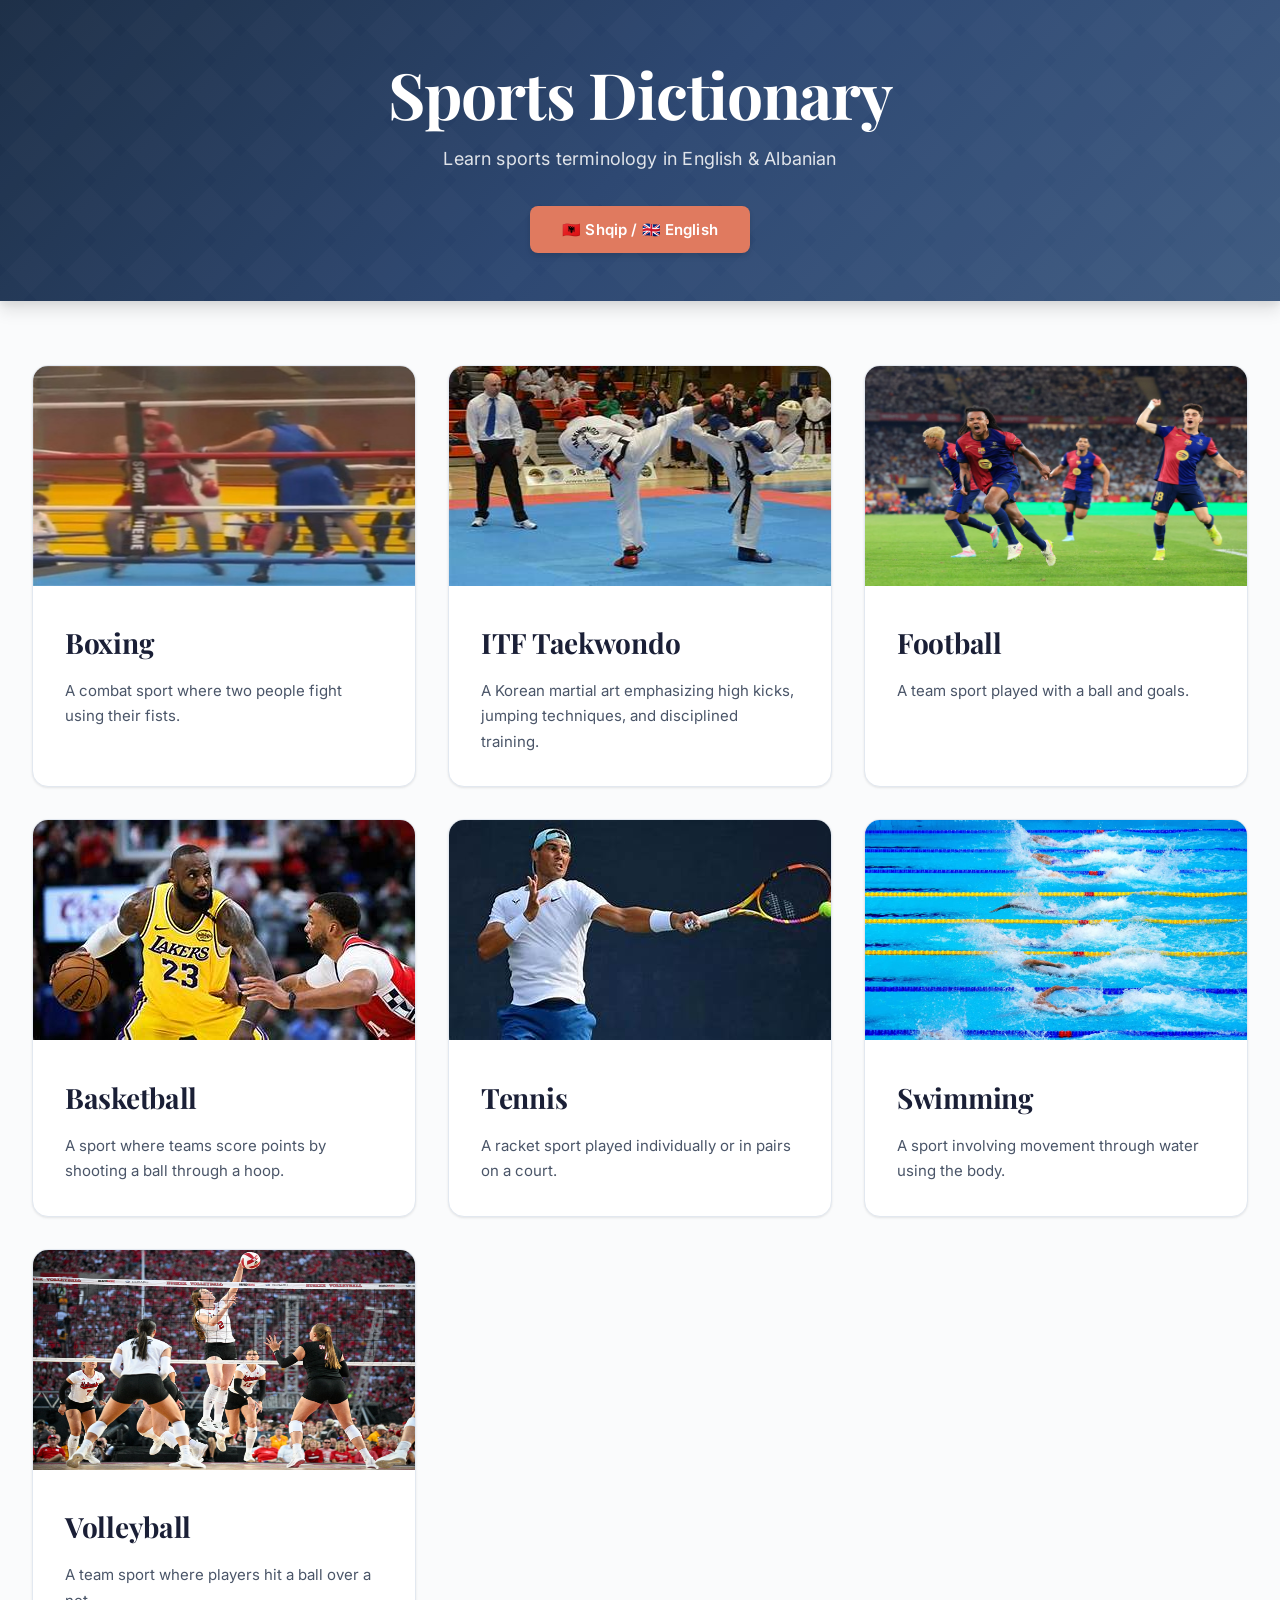
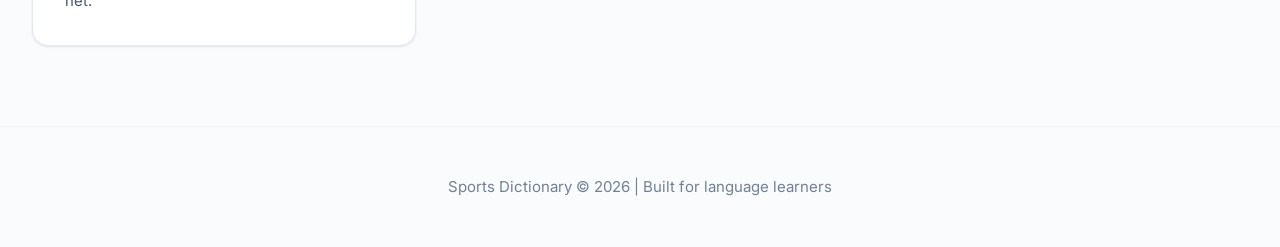
<file: index.html>
<!DOCTYPE html>
<html lang="en">
<head>
  <meta charset="UTF-8">
  <meta name="viewport" content="width=device-width, initial-scale=1.0">
  <title>Sports Dictionary | Fjalor Sportiv</title>
  <link rel="stylesheet" href="css/styles.css">
</head>
<body>

  <header>
    <h1>Sports Dictionary</h1>
    <p class="subtitle">Learn sports terminology in English & Albanian</p>
    <button id="toggleLang">🇦🇱 Shqip / 🇬🇧 English</button>
  </header>

  <main class="container">
    <div class="sports-grid">
      
      <!-- Boxing -->
      <div class="sport-card" onclick="window.location.href='boxing.html'">
        <div class="card-image-wrapper">
          <img src="images/box.jpg" width="392" height ="220" alt="Boxing" class="card-image">
        </div>
        <div class="card-info">
          <h2 class="sport-title" data-en="Boxing" data-al="Boks">Boxing</h2>
          <p class="sport-desc" data-en="A combat sport where two people fight using their fists."
                               data-al="Një sport luftimi ku dy persona luftojnë duke përdorur grushtet e tyre.">
            A combat sport where two people fight using their fists.
          </p>
        </div>
      </div>
<!-- ITF Taekwondo -->
      <div class="sport-card" onclick="window.location.href='taekwondo.html'">
        <div class="card-image-wrapper">
          <img src="images/taekwando.jpg" width="392" height ="220" alt="ITF Taekwondo" class="card-image">
        </div>
        <div class="card-info">
          <h2 class="sport-title" data-en="ITF Taekwondo" data-al="ITF Taekwondo">ITF Taekwondo</h2>
          <p class="sport-desc" data-en="A Korean martial art emphasizing high kicks, jumping techniques, and disciplined training."
                               data-al="Një art luftarak korean që thekson goditjet e larta, teknikat e kërcimit dhe stërvitjen e disiplinuar.">
            A Korean martial art emphasizing high kicks, jumping techniques, and disciplined training.
          </p>
        </div>
      </div>
      <!-- Soccer -->
      <div class="sport-card" onclick="window.location.href='soccer.html'">
        <div class="card-image-wrapper">
          <img src="images/soccer.jpg" width="392" height ="220" alt="Soccer" class="card-image">
        </div>
        <div class="card-info">
          <h2 class="sport-title" data-en="Football" data-al="Futboll">Football</h2>
          <p class="sport-desc" data-en="A team sport played with a ball and goals."
                               data-al="Një sport ekipor i luajtur me një top dhe porta.">
            A team sport played with a ball and goals.
          </p>
        </div>
      </div>

      <!-- Basketball -->
      <div class="sport-card" onclick="window.location.href='basketball.html'">
        <div class="card-image-wrapper">
          <img src="images/basketball.jpg" alt="Basketball" class="card-image">
        </div>
        <div class="card-info">
          <h2 class="sport-title" data-en="Basketball" data-al="Basketboll">Basketball</h2>
          <p class="sport-desc" data-en="A sport where teams score points by shooting a ball through a hoop."
                               data-al="Një sport ku ekipet shënojnë pikë duke futur topin në kosh.">
            A sport where teams score points by shooting a ball through a hoop.
          </p>
        </div>
      </div>

      <!-- Tennis -->
      <div class="sport-card" onclick="window.location.href='tennis.html'">
        <div class="card-image-wrapper">
          <img src="images/tennis.jpg" alt="Tennis" class="card-image">
        </div>
        <div class="card-info">
          <h2 class="sport-title" data-en="Tennis" data-al="Tenis">Tennis</h2>
          <p class="sport-desc" data-en="A racket sport played individually or in pairs on a court."
                               data-al="Një sport me raketë i luajtur individualisht ose në çifte në një fushë.">
            A racket sport played individually or in pairs on a court.
          </p>
        </div>
      </div>

      <!-- Swimming -->
      <div class="sport-card" onclick="window.location.href='swimming.html'">
        <div class="card-image-wrapper">
          <img src="images/swimming.webp" width="392" height ="220" alt="Swimming" class="card-image">
        </div>
        <div class="card-info">
          <h2 class="sport-title" data-en="Swimming" data-al="Notim">Swimming</h2>
          <p class="sport-desc" data-en="A sport involving movement through water using the body."
                               data-al="Një sport që përfshin lëvizjen nëpër ujë duke përdorur trupin.">
            A sport involving movement through water using the body.
          </p>
        </div>
      </div>

      <!-- Volleyball -->
      <div class="sport-card" onclick="window.location.href='volleyball.html'">
        <div class="card-image-wrapper">
          <img src="images/volleyball.avif" width="392" height ="220" alt="Volleyball" class="card-image">
        </div>
        <div class="card-info">
          <h2 class="sport-title" data-en="Volleyball" data-al="Volejboll">Volleyball</h2>
          <p class="sport-desc" data-en="A team sport where players hit a ball over a net."
                               data-al="Një sport ekipor ku lojtarët godasin një top mbi rrjetë.">
            A team sport where players hit a ball over a net.
          </p>
        </div>
      </div>

      

    </div>
  </main>

  <footer>
    <p>Sports Dictionary © 2026 | Built for language learners</p>
  </footer>

  <script src="js/main.js"></script>
</body>
</html>
</file>
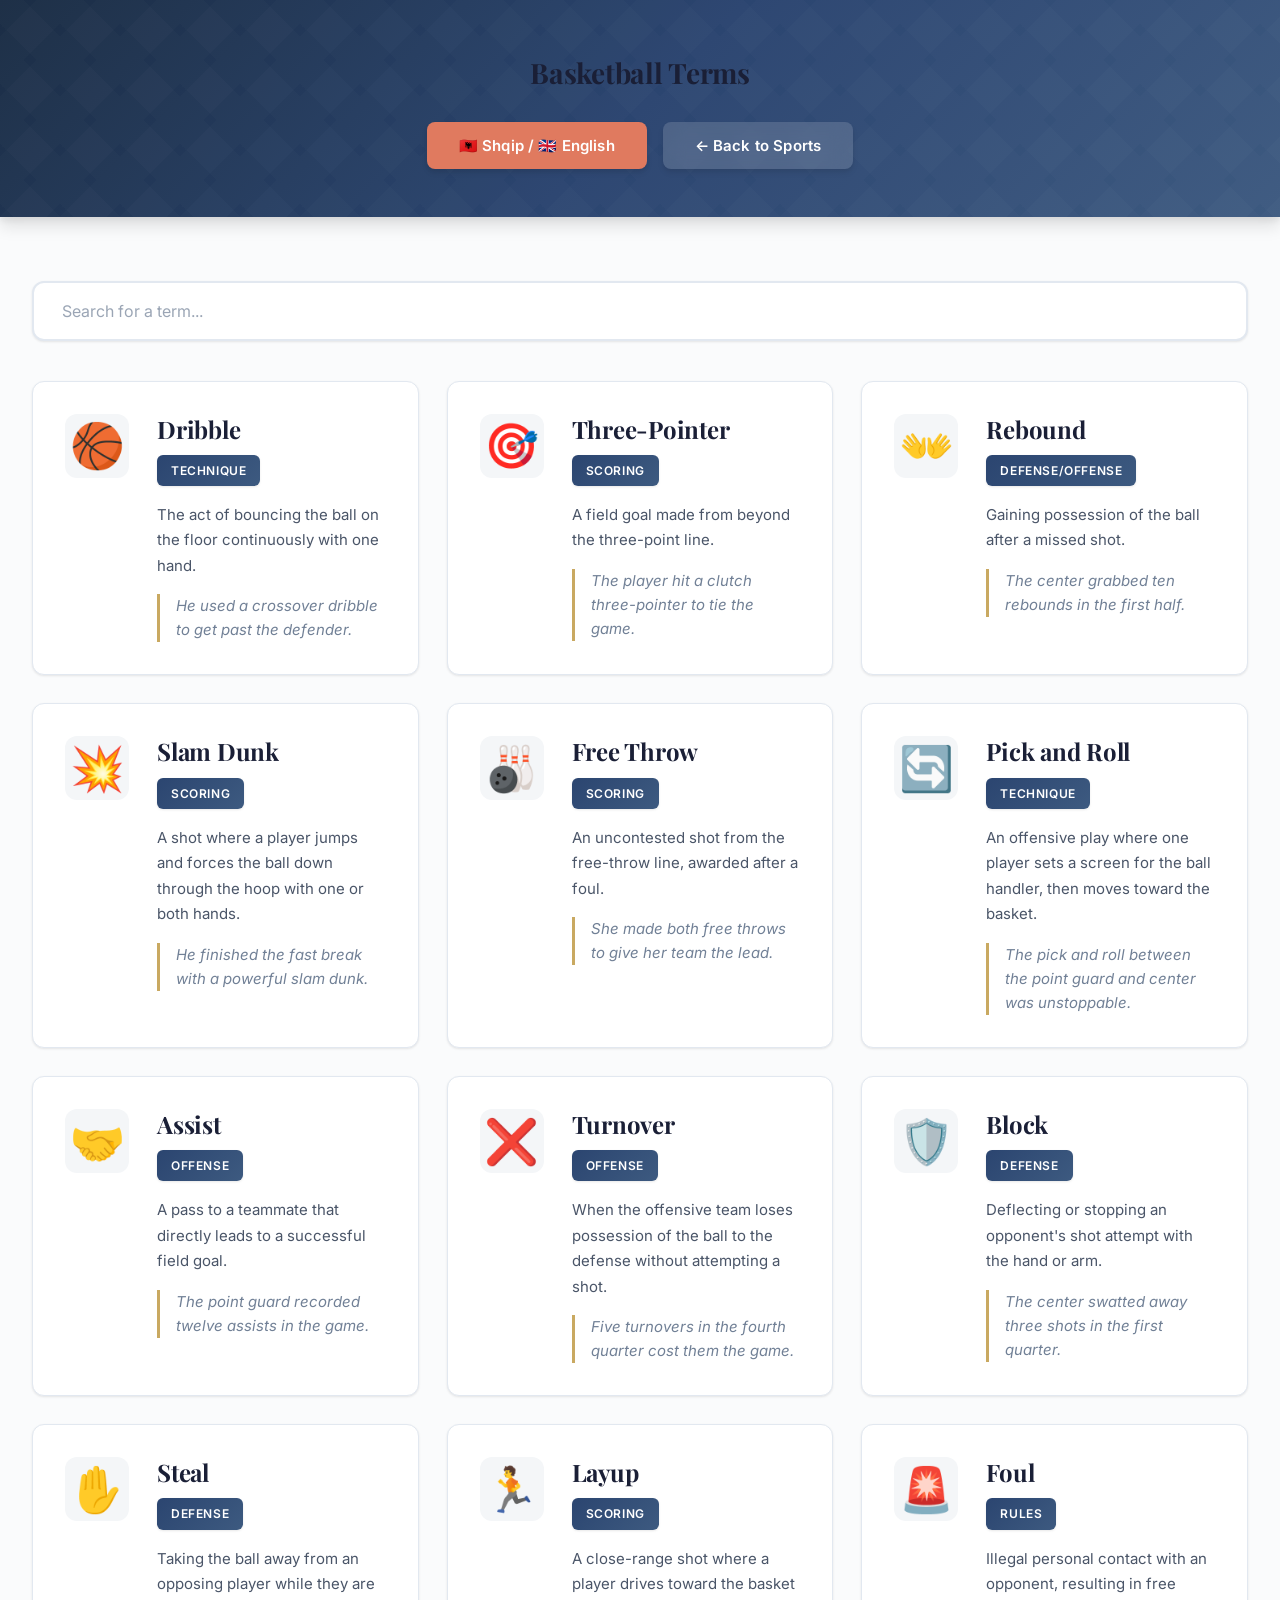
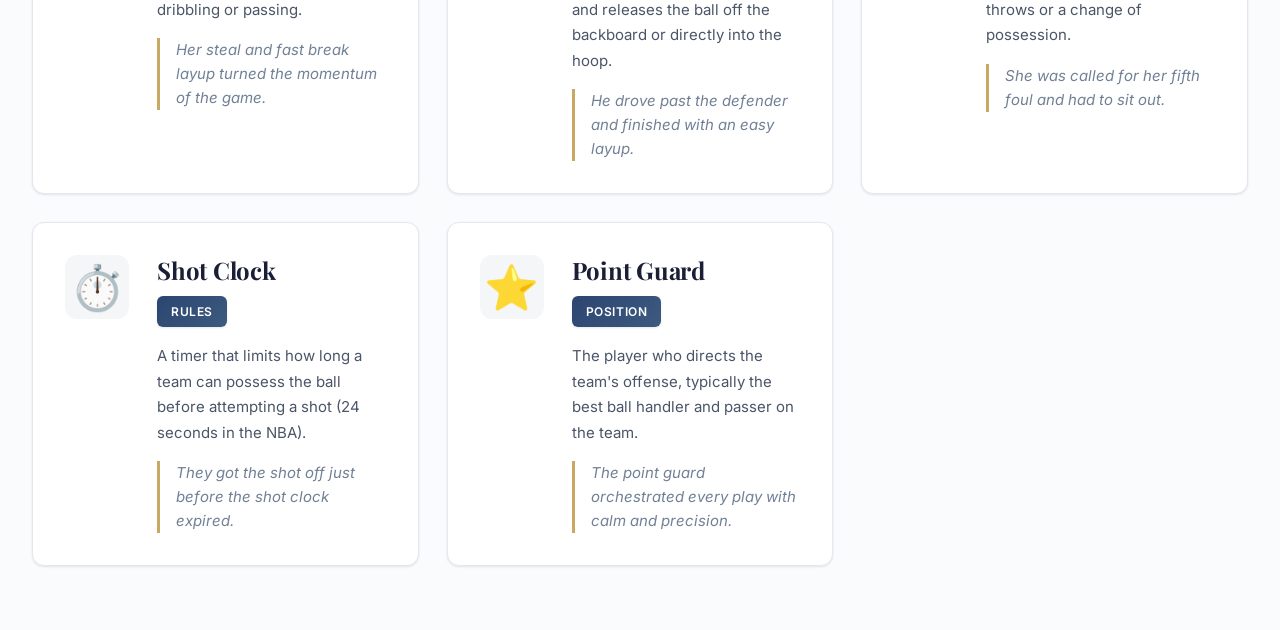
<file: basketball.html>
<!DOCTYPE html>
<html lang="en">
<head>
  <meta charset="UTF-8">
  <meta name="viewport" content="width=device-width, initial-scale=1.0">
  <title>Basketball Terms | Termat e Basketbollit</title>
  <link rel="stylesheet" href="css/styles.css">
</head>
<body>
  <header>
    <h1 class="sport-title" data-en="Basketball Terms" data-al="Termat e Basketbollit">Basketball Terms</h1>
    <div class="header-controls">
      <button id="toggleLang">🇦🇱 Shqip / 🇬🇧 English</button>
      <button onclick="window.location.href='index.html'" class="back-btn">← Back to Sports</button>
    </div>
  </header>
  <main class="container">
    <div class="search-wrapper">
      <input type="text" id="search" placeholder="Search for a term..." data-placeholder-en="Search for a term..." data-placeholder-al="Kërko një term...">
    </div>
    <div id="terms"></div>
  </main>
  <script src="js/basketball.js"></script>
</body>
</html>
</file>
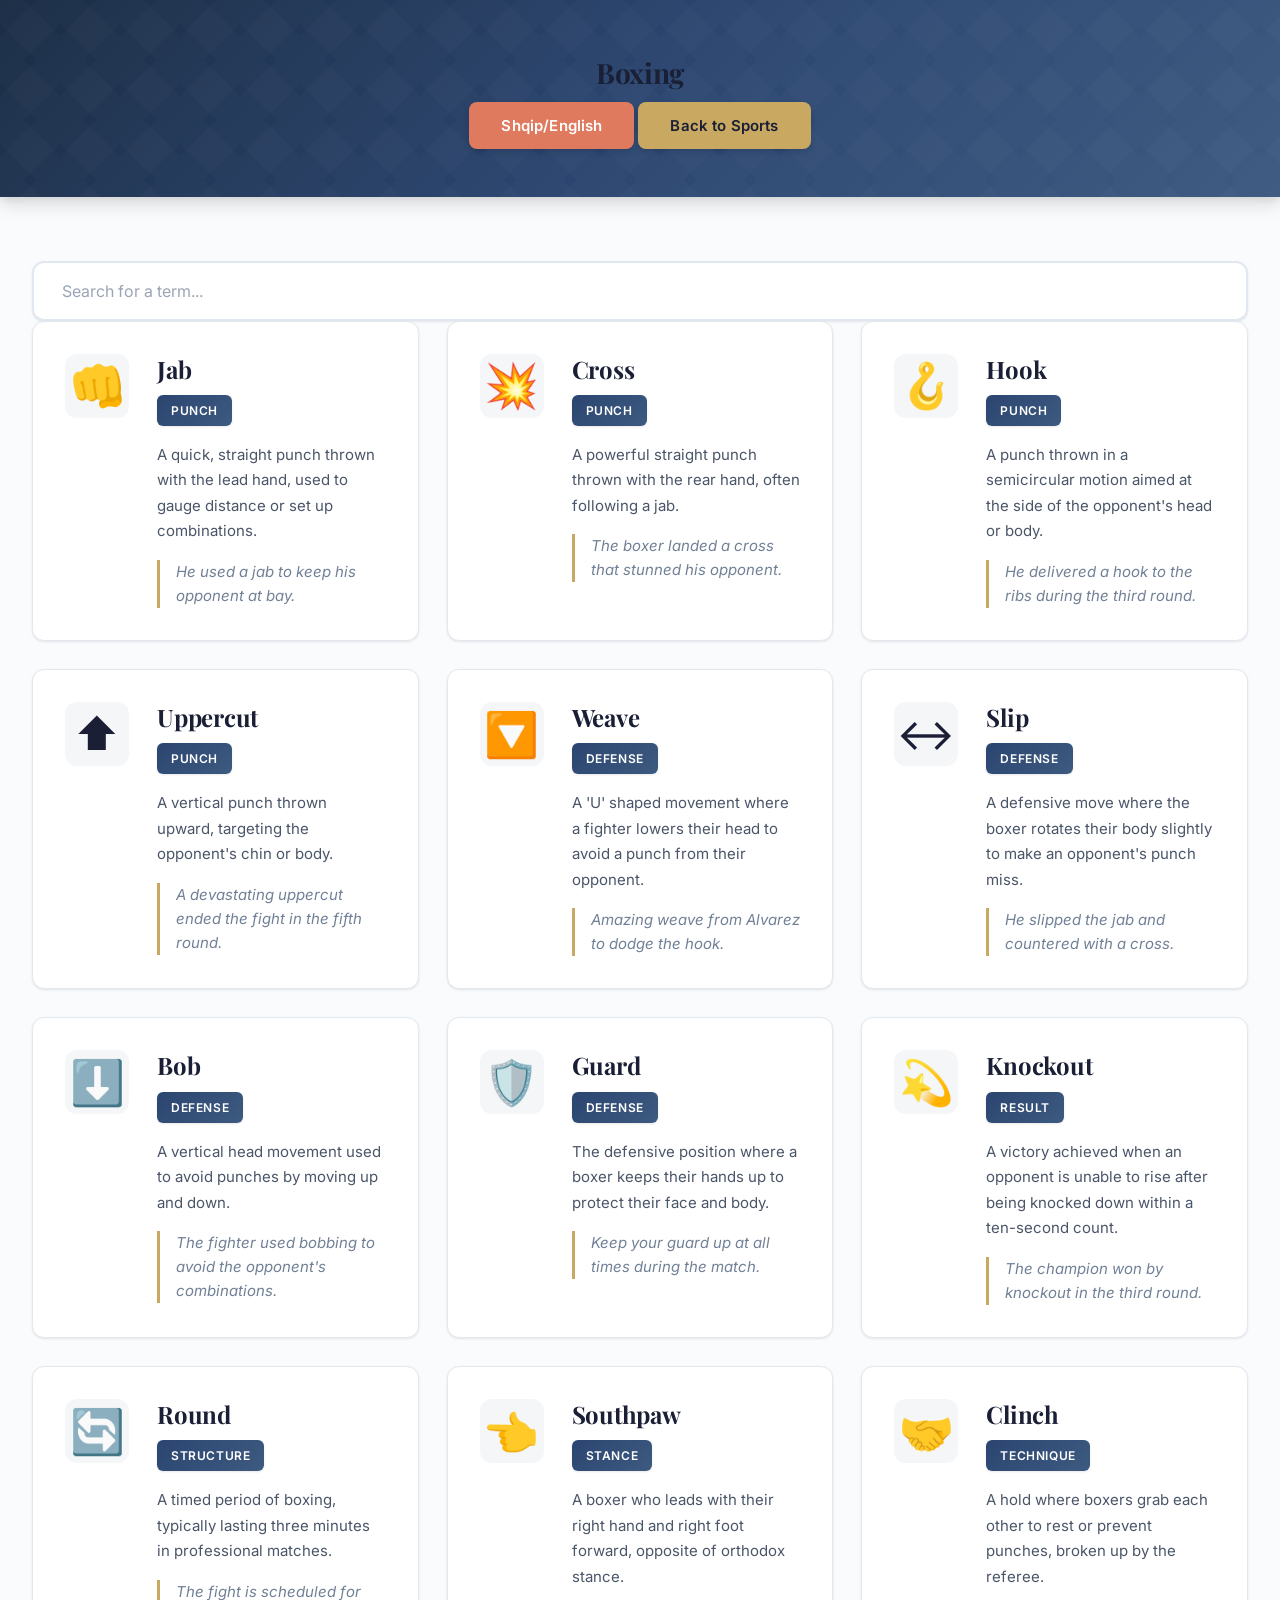
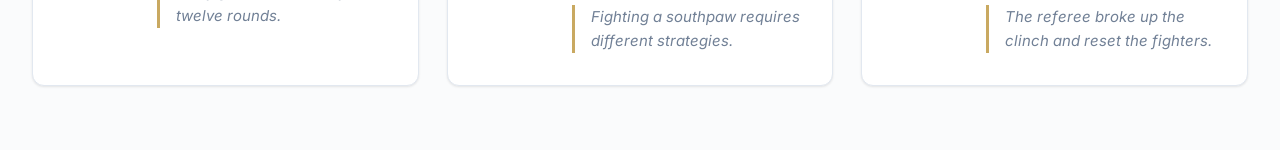
<file: boxing.html>
<!DOCTYPE html>
<html lang="en">
<head>
  <meta charset="UTF-8">
  <meta name="viewport" content="width=device-width, initial-scale=1.0">
  <title>Boxing Terms</title>
  <link rel="stylesheet" href="css/styles.css">
</head>
<body>
  <header>
    <h1 class="sport-title" data-en="Boxing" data-al="Boks">Boxing</h1>
    <button id="toggleLang">Shqip/English</button>
    <button onclick="window.location.href='index.html'">Back to Sports</button>
  </header>

  <main class="container">
    <input type="text" id="search" placeholder="Search for a term...">
    <div id="terms"></div>
  </main>

  <script src="js/boxing.js"></script>
</body>
</html>
</file>
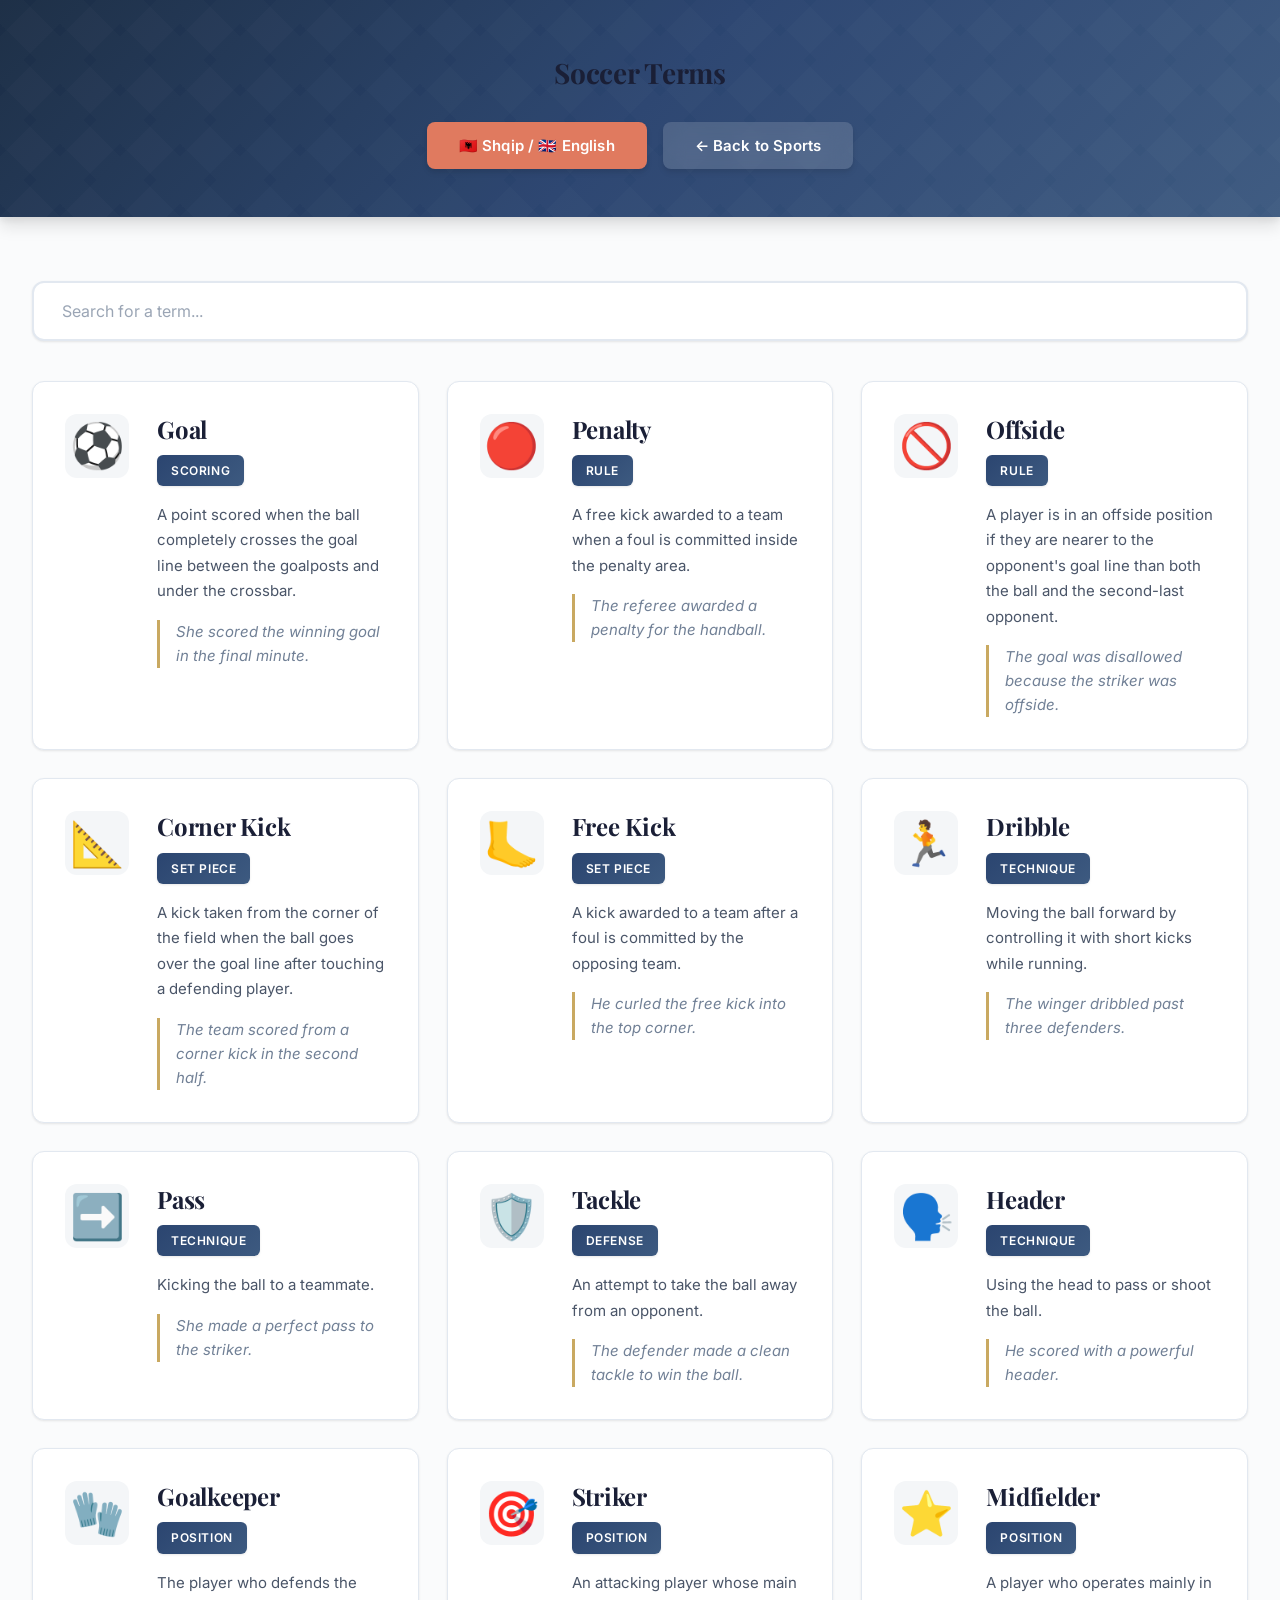
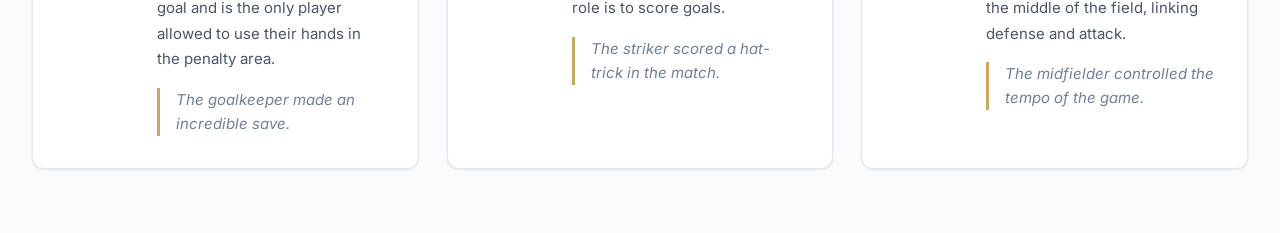
<file: soccer.html>
<!DOCTYPE html>
<html lang="en">
<head>
  <meta charset="UTF-8">
  <meta name="viewport" content="width=device-width, initial-scale=1.0">
  <title>Soccer Terms | Termat e Futbollit</title>
  <link rel="stylesheet" href="css/styles.css">
</head>
<body>
  <header>
    <h1 class="sport-title" data-en="Soccer Terms" data-al="Termat e Futbollit">Soccer Terms</h1>
    <div class="header-controls">
      <button id="toggleLang">🇦🇱 Shqip / 🇬🇧 English</button>
      <button onclick="window.location.href='index.html'" class="back-btn">← Back to Sports</button>
    </div>
  </header>

  <main class="container">
    <div class="search-wrapper">
      <input type="text" id="search" placeholder="Search for a term..." data-placeholder-en="Search for a term..." data-placeholder-al="Kërko një term...">
    </div>
    <div id="terms"></div>
  </main>

  <script src="js/soccer.js"></script>
</body>
</html>
</file>
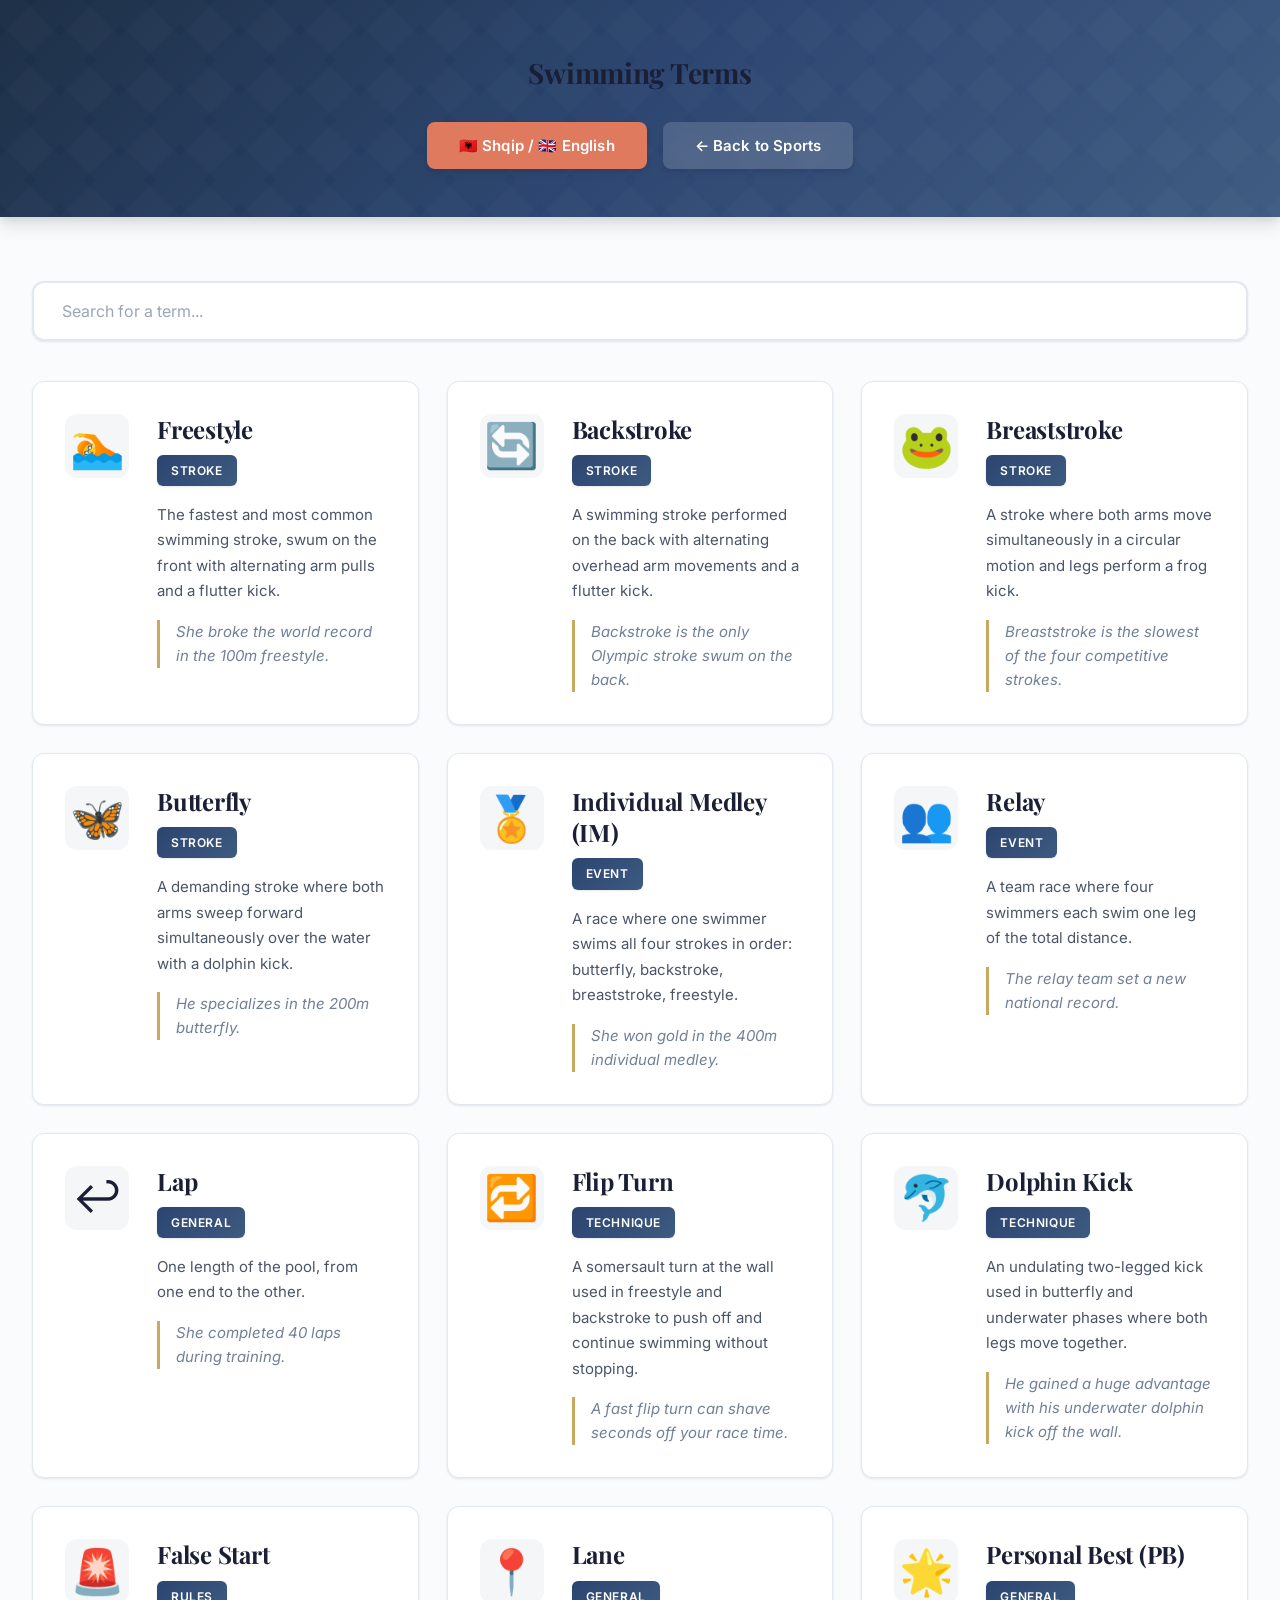
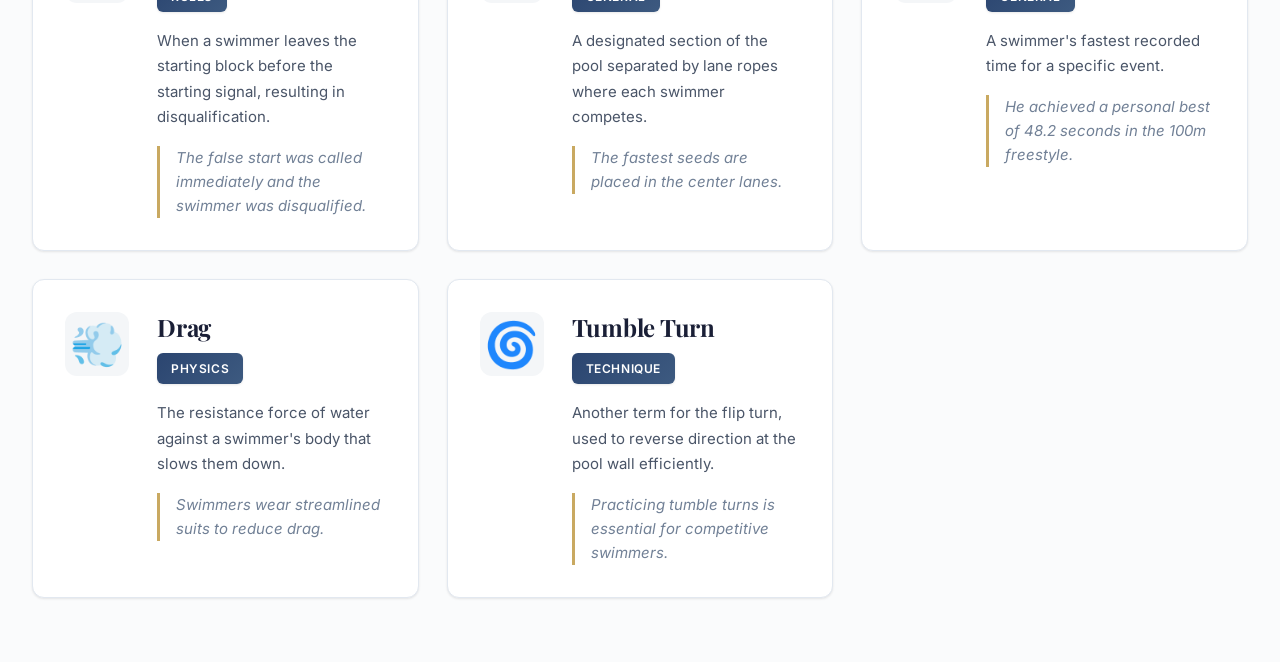
<file: swimming.html>
<!DOCTYPE html>
<html lang="en">
<head>
  <meta charset="UTF-8">
  <meta name="viewport" content="width=device-width, initial-scale=1.0">
  <title>Swimming Terms | Termat e Notimit</title>
  <link rel="stylesheet" href="css/styles.css">
</head>
<body>
  <header>
    <h1 class="sport-title" data-en="Swimming Terms" data-al="Termat e Notimit">Swimming Terms</h1>
    <div class="header-controls">
      <button id="toggleLang">🇦🇱 Shqip / 🇬🇧 English</button>
      <button onclick="window.location.href='index.html'" class="back-btn">← Back to Sports</button>
    </div>
  </header>
  <main class="container">
    <div class="search-wrapper">
      <input type="text" id="search" placeholder="Search for a term..." data-placeholder-en="Search for a term..." data-placeholder-al="Kërko një term...">
    </div>
    <div id="terms"></div>
  </main>
  <script src="js/swimming.js"></script>
</body>
</html>
</file>
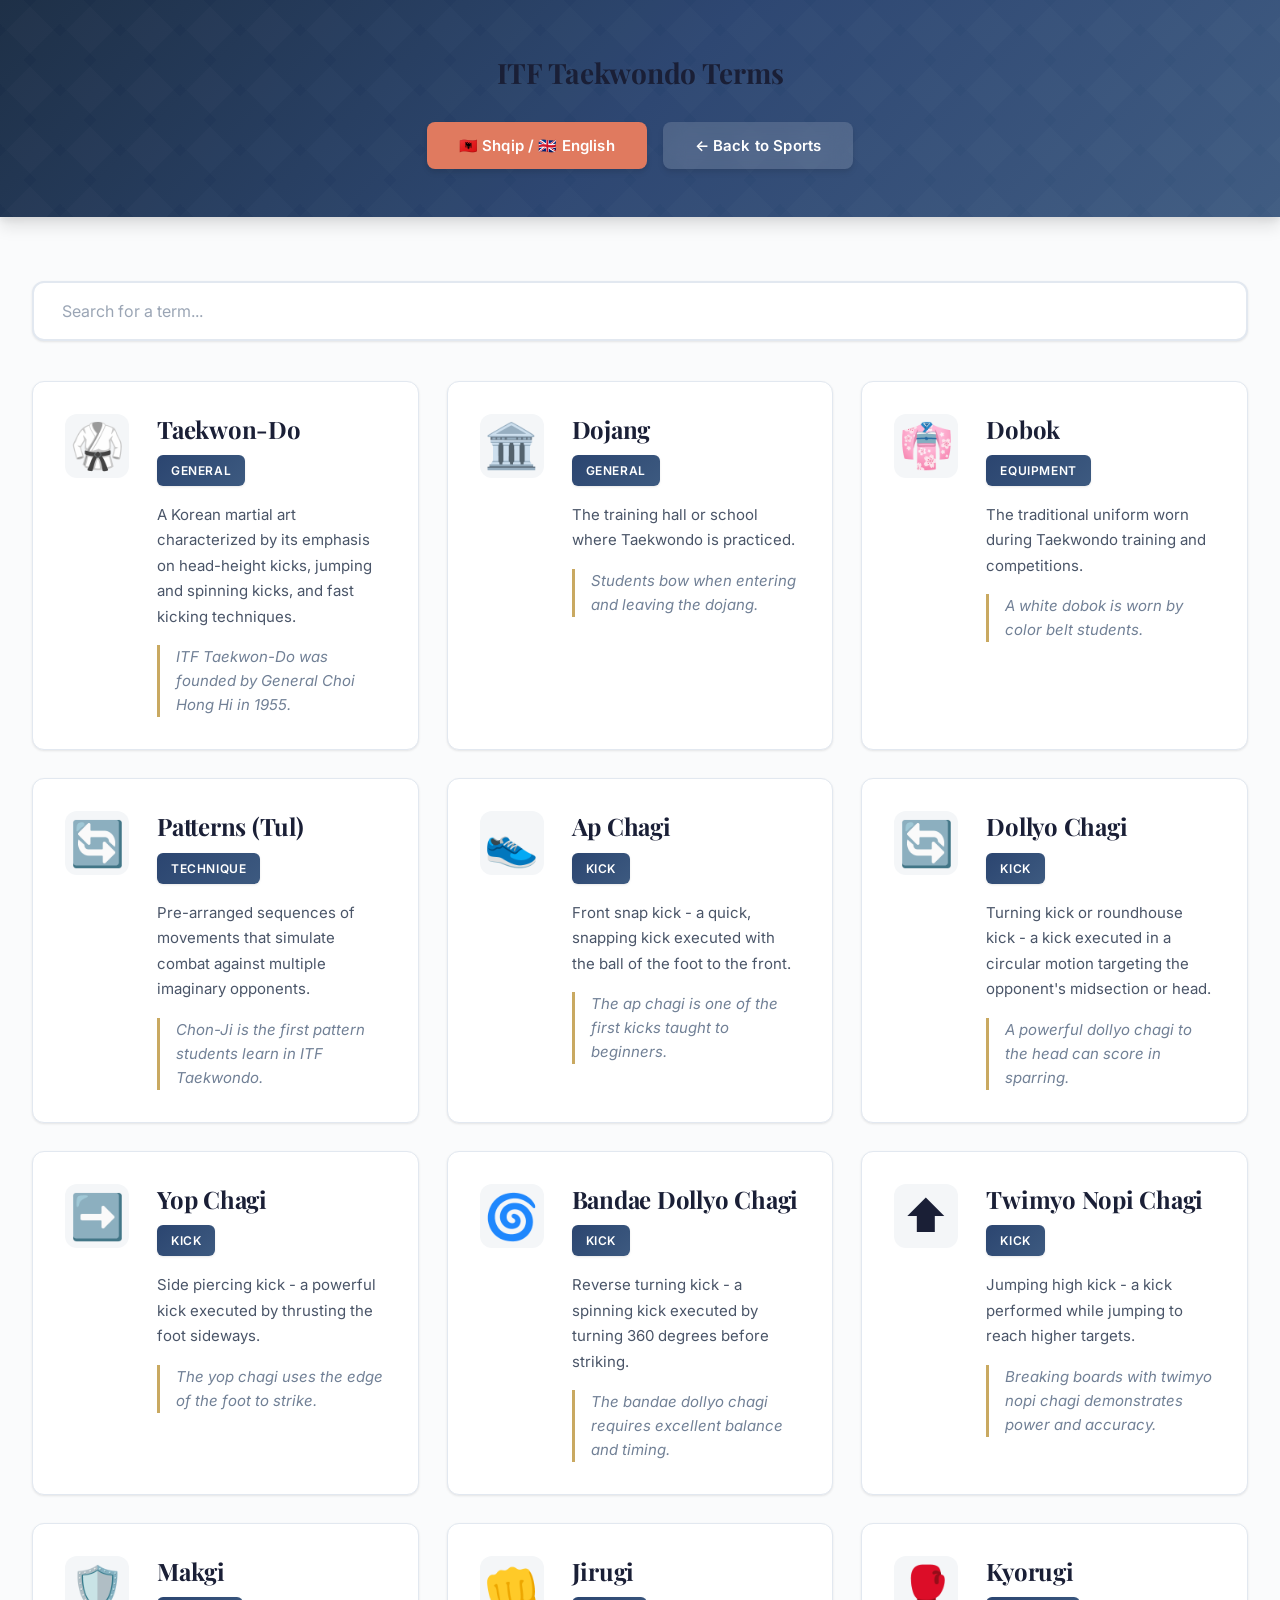
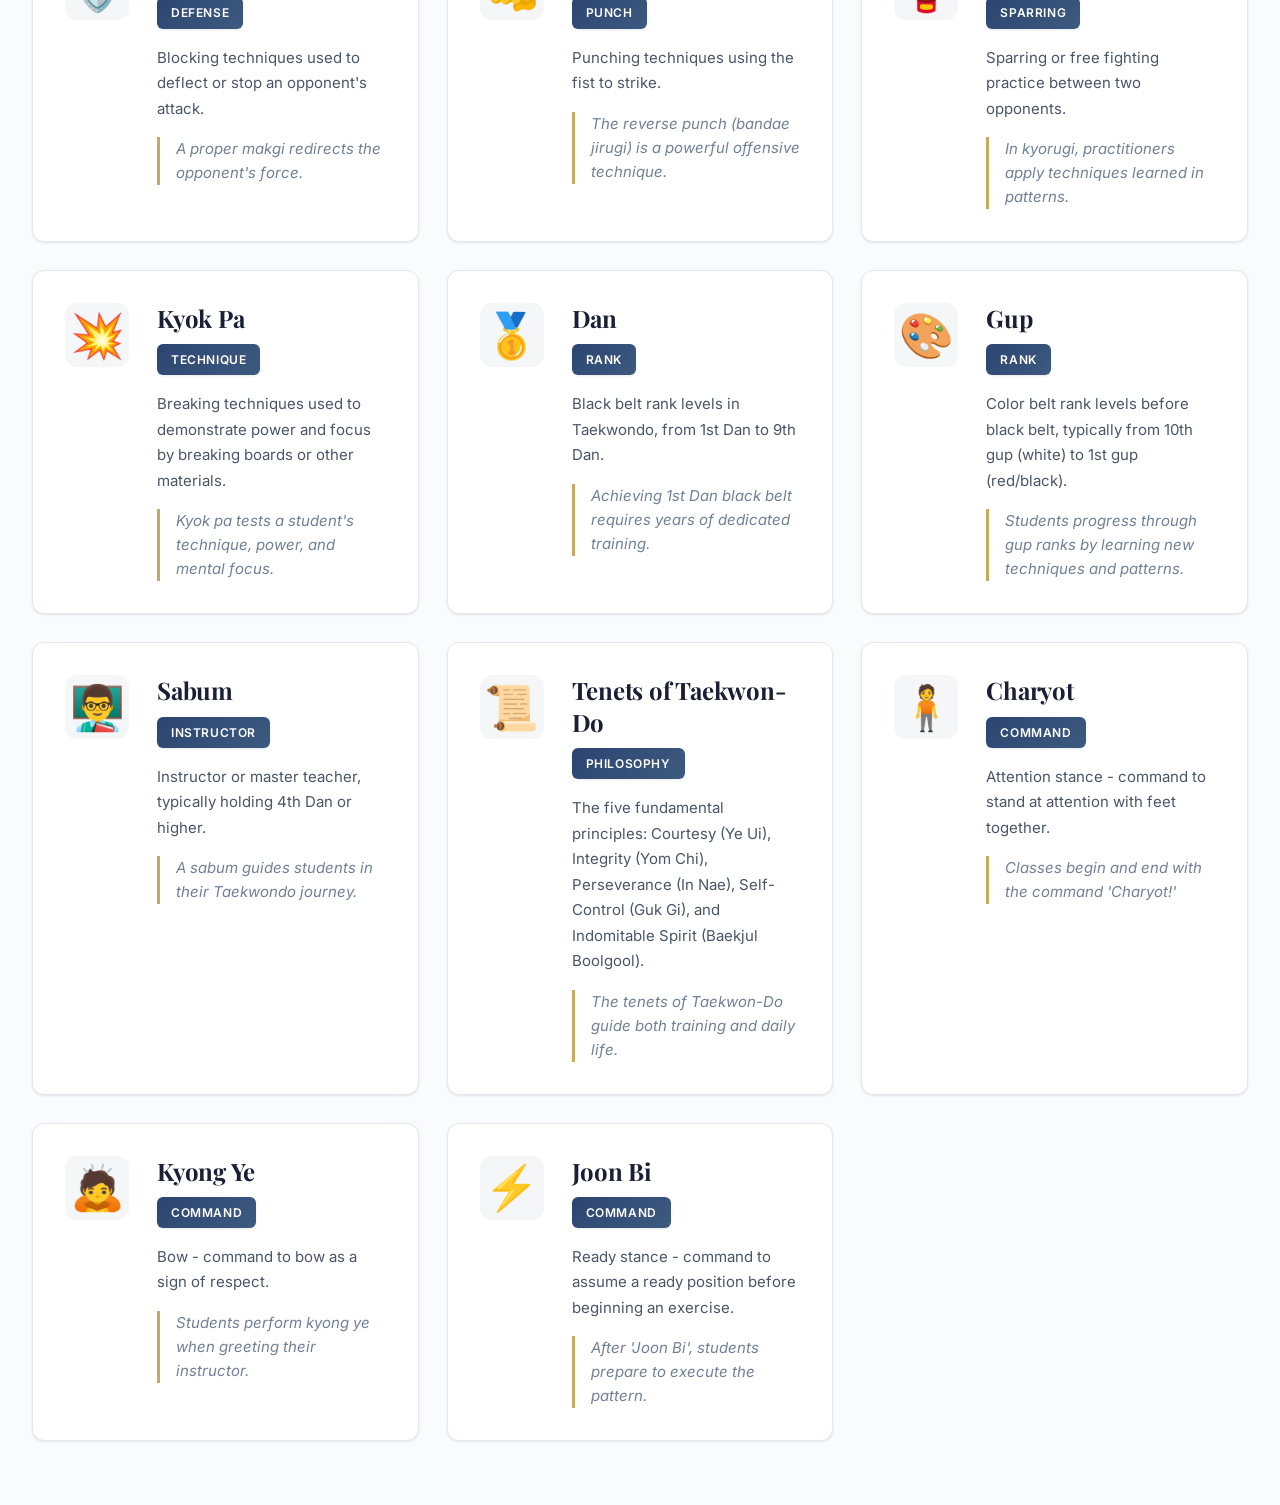
<file: taekwondo.html>
<!DOCTYPE html>
<html lang="en">
<head>
  <meta charset="UTF-8">
  <meta name="viewport" content="width=device-width, initial-scale=1.0">
  <title>ITF Taekwondo Terms | Termat e ITF Taekwondo-s</title>
  <link rel="stylesheet" href="css/styles.css">
</head>
<body>
  <header>
    <h1 class="sport-title" data-en="ITF Taekwondo Terms" data-al="Termat e ITF Taekwondo-s">ITF Taekwondo Terms</h1>
    <div class="header-controls">
      <button id="toggleLang">🇦🇱 Shqip / 🇬🇧 English</button>
      <button onclick="window.location.href='index.html'" class="back-btn">← Back to Sports</button>
    </div>
  </header>

  <main class="container">
    <div class="search-wrapper">
      <input type="text" id="search" placeholder="Search for a term..." data-placeholder-en="Search for a term..." data-placeholder-al="Kërko një term...">
    </div>
    <div id="terms"></div>
  </main>

  <script src="js/taekwondo.js"></script>
</body>
</html>
</file>
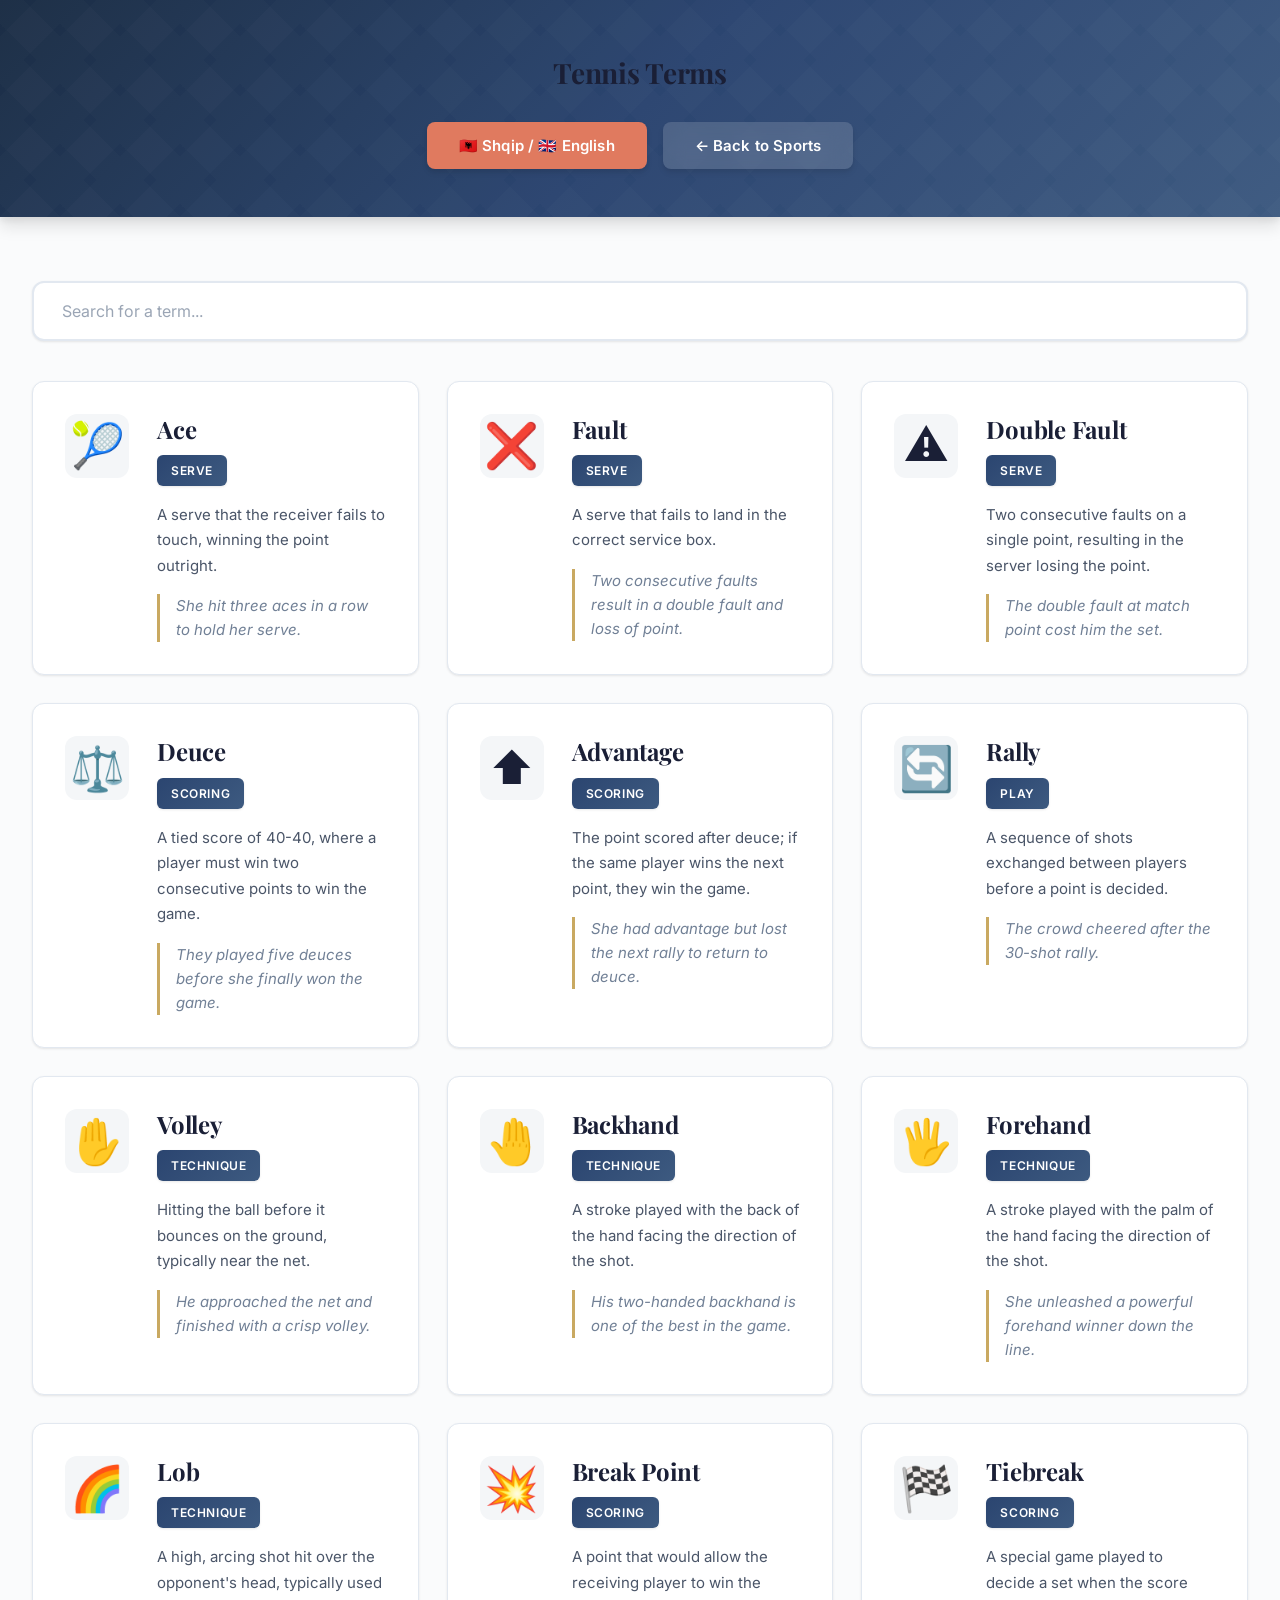
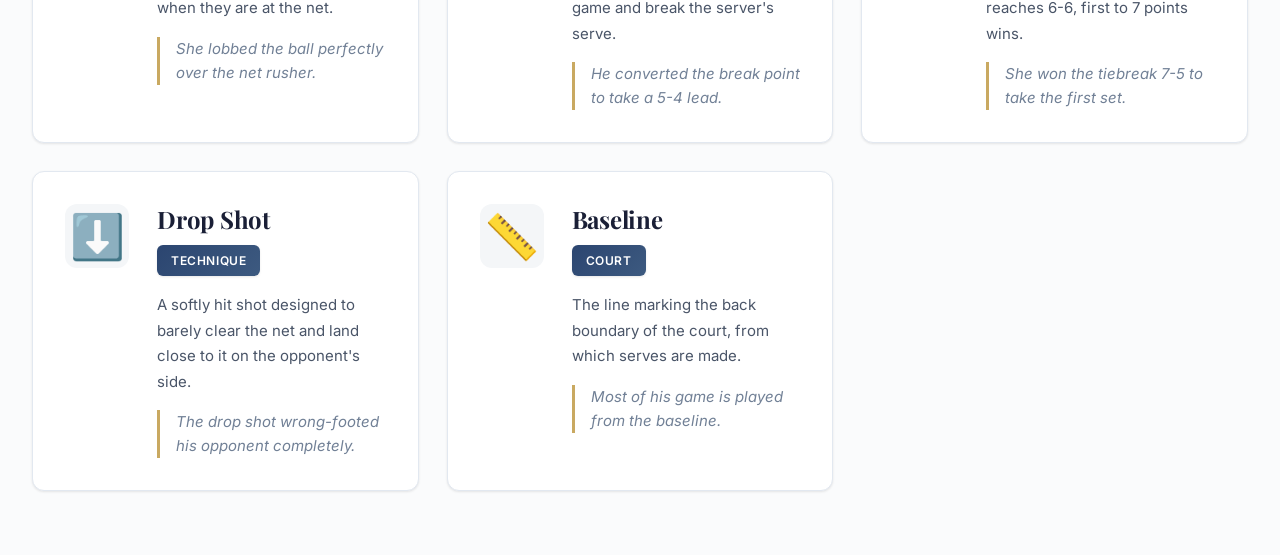
<file: tennis.html>
<!DOCTYPE html>
<html lang="en">
<head>
  <meta charset="UTF-8">
  <meta name="viewport" content="width=device-width, initial-scale=1.0">
  <title>Tennis Terms | Termat e Tenisit</title>
  <link rel="stylesheet" href="css/styles.css">
</head>
<body>
  <header>
    <h1 class="sport-title" data-en="Tennis Terms" data-al="Termat e Tenisit">Tennis Terms</h1>
    <div class="header-controls">
      <button id="toggleLang">🇦🇱 Shqip / 🇬🇧 English</button>
      <button onclick="window.location.href='index.html'" class="back-btn">← Back to Sports</button>
    </div>
  </header>
  <main class="container">
    <div class="search-wrapper">
      <input type="text" id="search" placeholder="Search for a term..." data-placeholder-en="Search for a term..." data-placeholder-al="Kërko një term...">
    </div>
    <div id="terms"></div>
  </main>
  <script src="js/tennis.js"></script>
</body>
</html>
</file>
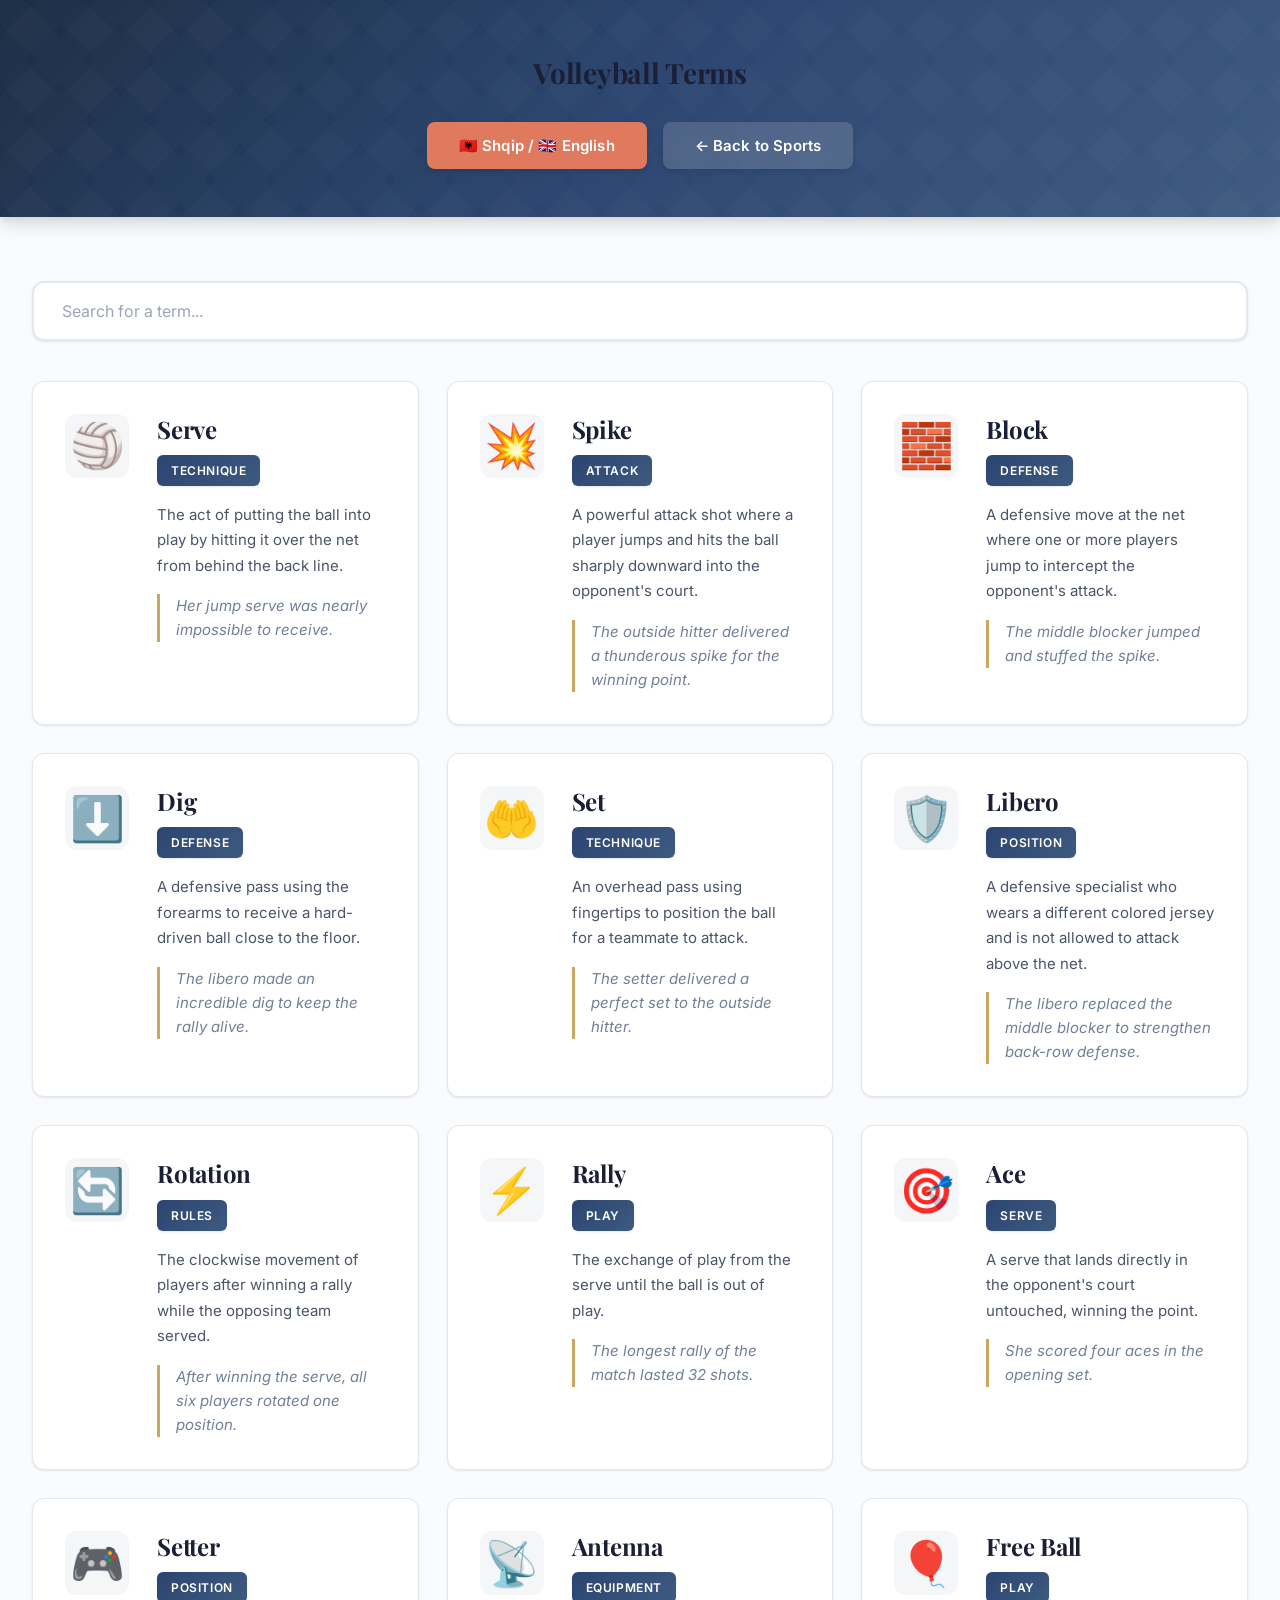
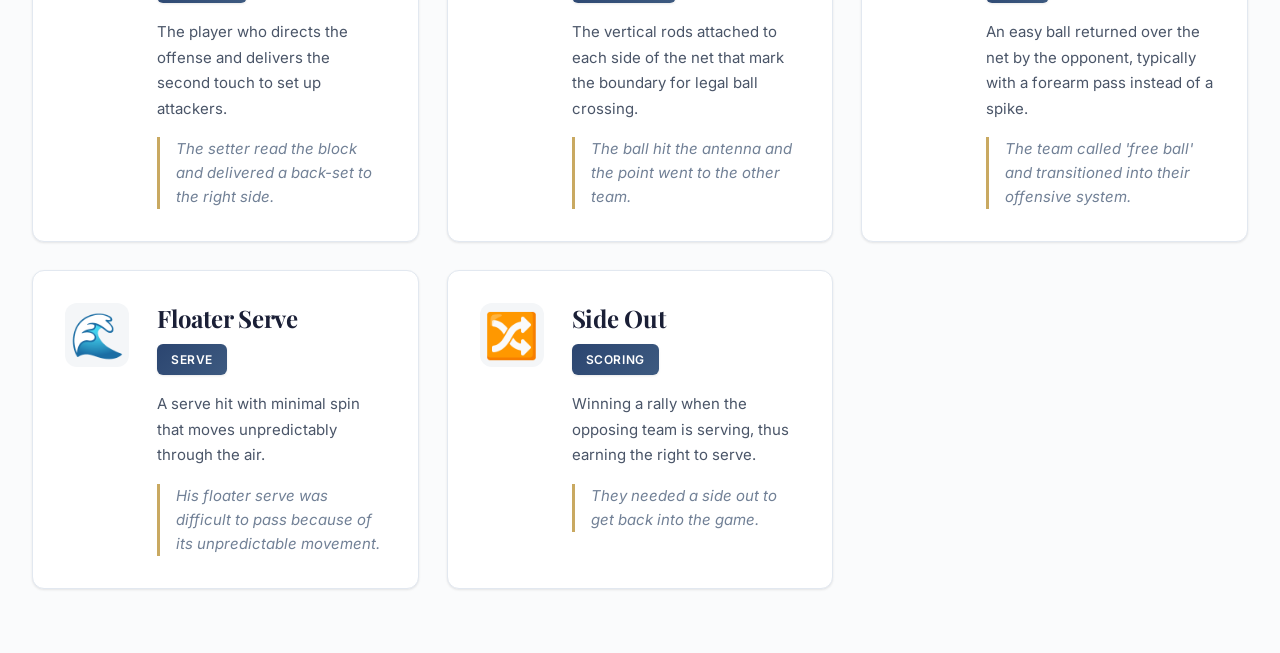
<file: volleyball.html>
<!DOCTYPE html>
<html lang="en">
<head>
  <meta charset="UTF-8">
  <meta name="viewport" content="width=device-width, initial-scale=1.0">
  <title>Volleyball Terms | Termat e Volejbollit</title>
  <link rel="stylesheet" href="css/styles.css">
</head>
<body>
  <header>
    <h1 class="sport-title" data-en="Volleyball Terms" data-al="Termat e Volejbollit">Volleyball Terms</h1>
    <div class="header-controls">
      <button id="toggleLang">🇦🇱 Shqip / 🇬🇧 English</button>
      <button onclick="window.location.href='index.html'" class="back-btn">← Back to Sports</button>
    </div>
  </header>
  <main class="container">
    <div class="search-wrapper">
      <input type="text" id="search" placeholder="Search for a term..." data-placeholder-en="Search for a term..." data-placeholder-al="Kërko një term...">
    </div>
    <div id="terms"></div>
  </main>
  <script src="js/volleyball.js"></script>
</body>
</html>
</file>
<file: css/styles.css>
@import url('https://fonts.googleapis.com/css2?family=Playfair+Display:wght@400;600;700;900&family=Inter:wght@300;400;500;600;700&display=swap');

:root {
  /* Professional Color Palette */
  --primary: #2B4570;
  --primary-light: #3D5A80;
  --primary-dark: #1B2D45;
  --secondary: #C9A961;
  --secondary-light: #D4B76E;
  --accent: #E07A5F;
  --success: #81B29A;
  
  /* Neutrals */
  --bg-primary: #FAFBFC;
  --bg-secondary: #F4F6F8;
  --bg-card: #FFFFFF;
  --text-primary: #1A1F36;
  --text-secondary: #4A5568;
  --text-muted: #718096;
  --border: #E2E8F0;
  --border-light: #EDF2F7;
  
  /* Shadows */
  --shadow-sm: 0 1px 3px rgba(0, 0, 0, 0.06), 0 1px 2px rgba(0, 0, 0, 0.04);
  --shadow-md: 0 4px 6px rgba(0, 0, 0, 0.07), 0 2px 4px rgba(0, 0, 0, 0.05);
  --shadow-lg: 0 10px 15px rgba(0, 0, 0, 0.1), 0 4px 6px rgba(0, 0, 0, 0.05);
  --shadow-xl: 0 20px 25px rgba(0, 0, 0, 0.1), 0 10px 10px rgba(0, 0, 0, 0.04);
  
  /* Transitions */
  --transition-base: all 0.3s cubic-bezier(0.4, 0, 0.2, 1);
  --transition-slow: all 0.5s cubic-bezier(0.4, 0, 0.2, 1);
}

* {
  margin: 0;
  padding: 0;
  box-sizing: border-box;
}

body {
  font-family: 'Inter', -apple-system, BlinkMacSystemFont, 'Segoe UI', sans-serif;
  background: var(--bg-primary);
  color: var(--text-primary);
  min-height: 100vh;
  line-height: 1.6;
  -webkit-font-smoothing: antialiased;
  -moz-osx-font-smoothing: grayscale;
}

/* Header Styles */
header {
  background: linear-gradient(135deg, var(--primary-dark) 0%, var(--primary) 50%, var(--primary-light) 100%);
  padding: 3.5rem 2rem 3rem;
  text-align: center;
  box-shadow: var(--shadow-lg);
  position: relative;
  overflow: hidden;
}

header::before {
  content: '';
  position: absolute;
  top: 0;
  left: 0;
  right: 0;
  bottom: 0;
  background: 
    linear-gradient(45deg, transparent 30%, rgba(255, 255, 255, 0.03) 30%, rgba(255, 255, 255, 0.03) 70%, transparent 70%),
    linear-gradient(-45deg, transparent 30%, rgba(255, 255, 255, 0.03) 30%, rgba(255, 255, 255, 0.03) 70%, transparent 70%);
  background-size: 60px 60px;
  opacity: 0.5;
  z-index: 0;
}

header > * {
  position: relative;
  z-index: 1;
}

header h1 {
  font-family: 'Playfair Display', Georgia, serif;
  font-size: clamp(2.5rem, 6vw, 4rem);
  font-weight: 700;
  margin-bottom: 0.75rem;
  color: #FFFFFF;
  letter-spacing: -0.02em;
  line-height: 1.2;
  animation: fadeInDown 0.8s cubic-bezier(0.4, 0, 0.2, 1);
}

.subtitle {
  font-size: 1.125rem;
  color: rgba(255, 255, 255, 0.85);
  margin-bottom: 2rem;
  font-weight: 400;
  letter-spacing: 0.01em;
  animation: fadeInUp 0.8s cubic-bezier(0.4, 0, 0.2, 1) 0.2s backwards;
}

.header-controls {
  display: flex;
  gap: 1rem;
  justify-content: center;
  flex-wrap: wrap;
  margin-top: 2rem;
  animation: fadeInUp 0.8s cubic-bezier(0.4, 0, 0.2, 1) 0.3s backwards;
}

button {
  background: var(--secondary);
  color: var(--text-primary);
  border: none;
  padding: 0.875rem 2rem;
  font-size: 0.9375rem;
  font-weight: 600;
  border-radius: 8px;
  cursor: pointer;
  transition: var(--transition-base);
  font-family: 'Inter', sans-serif;
  box-shadow: var(--shadow-md);
  letter-spacing: 0.01em;
}

button:hover {
  background: var(--secondary-light);
  transform: translateY(-2px);
  box-shadow: var(--shadow-lg);
}

button:active {
  transform: translateY(0);
  box-shadow: var(--shadow-sm);
}

.back-btn {
  background: rgba(255, 255, 255, 0.15);
  color: #FFFFFF;
  backdrop-filter: blur(10px);
}

.back-btn:hover {
  background: rgba(255, 255, 255, 0.25);
}

#toggleLang {
  background: var(--accent);
  color: #FFFFFF;
}

#toggleLang:hover {
  background: #D66B51;
}

/* Container */
.container {
  max-width: 1280px;
  margin: 4rem auto;
  padding: 0 2rem;
  animation: fadeIn 1s cubic-bezier(0.4, 0, 0.2, 1);
}

/* Sports Grid */
.sports-grid {
  display: grid;
  grid-template-columns: repeat(auto-fill, minmax(340px, 1fr));
  gap: 2rem;
  margin-top: 2rem;
}

.sport-card {
  background: var(--bg-card);
  border-radius: 16px;
  overflow: hidden;
  cursor: pointer;
  transition: var(--transition-base);
  border: 1px solid var(--border);
  box-shadow: var(--shadow-sm);
  animation: slideUp 0.6s cubic-bezier(0.4, 0, 0.2, 1) backwards;
  animation-delay: calc(var(--card-index, 0) * 0.08s);
  position: relative;
}

.sport-card:nth-child(1) { --card-index: 1; }
.sport-card:nth-child(2) { --card-index: 2; }
.sport-card:nth-child(3) { --card-index: 3; }
.sport-card:nth-child(4) { --card-index: 4; }
.sport-card:nth-child(5) { --card-index: 5; }
.sport-card:nth-child(6) { --card-index: 6; }
.sport-card:nth-child(7) { --card-index: 7; }

.sport-card::before {
  content: '';
  position: absolute;
  top: 0;
  left: 0;
  right: 0;
  height: 4px;
  background: linear-gradient(90deg, var(--primary), var(--secondary));
  opacity: 0;
  transition: var(--transition-base);
}

.sport-card:hover {
  transform: translateY(-8px);
  border-color: var(--primary);
  box-shadow: var(--shadow-xl);
}

.sport-card:hover::before {
  opacity: 1;
}

.card-icon {
  font-size: 4.5rem;
  text-align: center;
  padding: 3rem 0 1.5rem;
  background: linear-gradient(135deg, var(--bg-secondary) 0%, var(--bg-primary) 100%);
  filter: grayscale(0);
  transition: var(--transition-base);
}

.sport-card:hover .card-icon {
  transform: scale(1.1);
  filter: grayscale(0) brightness(1.1);
}

.card-info {
  padding: 1.75rem 2rem 2rem;
}

.sport-title {
  font-family: 'Playfair Display', Georgia, serif;
  font-size: 1.75rem;
  font-weight: 700;
  margin-bottom: 0.75rem;
  color: var(--text-primary);
  letter-spacing: -0.01em;
}

.sport-desc {
  color: var(--text-secondary);
  font-size: 0.9375rem;
  line-height: 1.7;
  font-weight: 400;
}

/* Search Wrapper */
.search-wrapper {
  margin-bottom: 2.5rem;
  animation: slideDown 0.6s cubic-bezier(0.4, 0, 0.2, 1);
}

#search {
  width: 100%;
  padding: 1.125rem 1.75rem;
  font-size: 1rem;
  border: 2px solid var(--border);
  border-radius: 12px;
  background: var(--bg-card);
  color: var(--text-primary);
  font-family: 'Inter', sans-serif;
  transition: var(--transition-base);
  box-shadow: var(--shadow-sm);
  font-weight: 400;
}

#search:focus {
  outline: none;
  border-color: var(--primary);
  box-shadow: 0 0 0 3px rgba(43, 69, 112, 0.1), var(--shadow-md);
}

#search::placeholder {
  color: var(--text-muted);
  opacity: 0.7;
  font-weight: 400;
}

/* Terms Container */
#terms {
  display: grid;
  grid-template-columns: repeat(auto-fill, minmax(380px, 1fr));
  gap: 1.75rem;
}

.term-card {
  background: var(--bg-card);
  border-radius: 12px;
  padding: 2rem;
  border: 1px solid var(--border);
  transition: var(--transition-base);
  box-shadow: var(--shadow-sm);
  display: flex;
  gap: 1.75rem;
  animation: slideUp 0.5s cubic-bezier(0.4, 0, 0.2, 1) backwards;
  animation-delay: calc(var(--term-index, 0) * 0.04s);
  position: relative;
}

.term-card::before {
  content: '';
  position: absolute;
  left: 0;
  top: 0;
  bottom: 0;
  width: 4px;
  background: linear-gradient(180deg, var(--primary), var(--secondary));
  border-radius: 12px 0 0 12px;
  opacity: 0;
  transition: var(--transition-base);
}

.term-card:hover {
  border-color: var(--primary-light);
  transform: translateX(4px);
  box-shadow: var(--shadow-lg);
}

.term-card:hover::before {
  opacity: 1;
}

.term-icon {
  font-size: 2.75rem;
  flex-shrink: 0;
  width: 64px;
  height: 64px;
  display: flex;
  align-items: center;
  justify-content: center;
  background: var(--bg-secondary);
  border-radius: 12px;
  transition: var(--transition-base);
}

.term-card:hover .term-icon {
  transform: scale(1.05);
  background: linear-gradient(135deg, var(--primary-light), var(--primary));
}

.term-content {
  flex: 1;
}

.term-content h3 {
  font-family: 'Playfair Display', Georgia, serif;
  font-size: 1.5rem;
  color: var(--text-primary);
  margin-bottom: 0.625rem;
  font-weight: 700;
  letter-spacing: -0.01em;
  line-height: 1.3;
}

.category-badge {
  display: inline-block;
  background: linear-gradient(135deg, var(--primary), var(--primary-light));
  color: white;
  padding: 0.375rem 0.875rem;
  border-radius: 6px;
  font-size: 0.75rem;
  font-weight: 600;
  margin-bottom: 1rem;
  text-transform: uppercase;
  letter-spacing: 0.05em;
  box-shadow: var(--shadow-sm);
}

.definition {
  color: var(--text-secondary);
  margin-bottom: 1rem;
  line-height: 1.7;
  font-size: 0.9375rem;
  font-weight: 400;
}

.example {
  color: var(--text-muted);
  font-style: italic;
  font-size: 0.9375rem;
  border-left: 3px solid var(--secondary);
  padding-left: 1rem;
  margin-top: 1rem;
  line-height: 1.6;
  font-weight: 400;
}

.no-results {
  text-align: center;
  padding: 4rem 2rem;
  color: var(--text-muted);
  font-size: 1.125rem;
  grid-column: 1 / -1;
  font-weight: 400;
}

/* Footer */
footer {
  text-align: center;
  padding: 3rem 2rem;
  margin-top: 5rem;
  color: var(--text-muted);
  font-size: 0.9375rem;
  border-top: 1px solid var(--border-light);
  font-weight: 400;
}

/* Animations */
@keyframes fadeIn {
  from {
    opacity: 0;
  }
  to {
    opacity: 1;
  }
}

@keyframes fadeInDown {
  from {
    opacity: 0;
    transform: translateY(-20px);
  }
  to {
    opacity: 1;
    transform: translateY(0);
  }
}

@keyframes fadeInUp {
  from {
    opacity: 0;
    transform: translateY(20px);
  }
  to {
    opacity: 1;
    transform: translateY(0);
  }
}

@keyframes slideUp {
  from {
    opacity: 0;
    transform: translateY(30px);
  }
  to {
    opacity: 1;
    transform: translateY(0);
  }
}

@keyframes slideDown {
  from {
    opacity: 0;
    transform: translateY(-15px);
  }
  to {
    opacity: 1;
    transform: translateY(0);
  }
}

/* Responsive Design */
@media (max-width: 768px) {
  .container {
    padding: 0 1.25rem;
    margin: 2.5rem auto;
  }
  
  .sports-grid,
  #terms {
    grid-template-columns: 1fr;
    gap: 1.5rem;
  }
  
  header {
    padding: 2.5rem 1.25rem 2rem;
  }
  
  header h1 {
    font-size: 2.25rem;
  }
  
  .subtitle {
    font-size: 1rem;
  }
  
  .header-controls {
    flex-direction: column;
    align-items: stretch;
    gap: 0.75rem;
  }
  
  button {
    width: 100%;
    padding: 1rem;
  }
  
  .term-card {
    flex-direction: column;
    align-items: flex-start;
    padding: 1.5rem;
    gap: 1.25rem;
  }
  
  .term-icon {
    width: 56px;
    height: 56px;
    font-size: 2.25rem;
  }
  
  .example {
    border-left: none;
    border-top: 3px solid var(--secondary);
    padding-left: 0;
    padding-top: 0.75rem;
  }
  
  .card-icon {
    font-size: 3.5rem;
    padding: 2.5rem 0 1.25rem;
  }
  
  .card-info {
    padding: 1.5rem;
  }
}

@media (max-width: 480px) {
  header h1 {
    font-size: 1.875rem;
  }
  
  .sport-title {
    font-size: 1.5rem;
  }
  
  .term-content h3 {
    font-size: 1.25rem;
  }
}

/* Scrollbar Styling */
::-webkit-scrollbar {
  width: 10px;
}

::-webkit-scrollbar-track {
  background: var(--bg-secondary);
}

::-webkit-scrollbar-thumb {
  background: var(--primary);
  border-radius: 5px;
}

::-webkit-scrollbar-thumb:hover {
  background: var(--primary-dark);
}

/* Focus visible for accessibility */
button:focus-visible,
#search:focus-visible {
  outline: 2px solid var(--primary);
  outline-offset: 2px;
}

/* Print styles */
@media print {
  header {
    background: white;
    color: black;
    box-shadow: none;
  }
  
  .sport-card,
  .term-card {
    break-inside: avoid;
    box-shadow: none;
    border: 1px solid #ddd;
  }
  
  button {
    display: none;
  }
}
</file>
